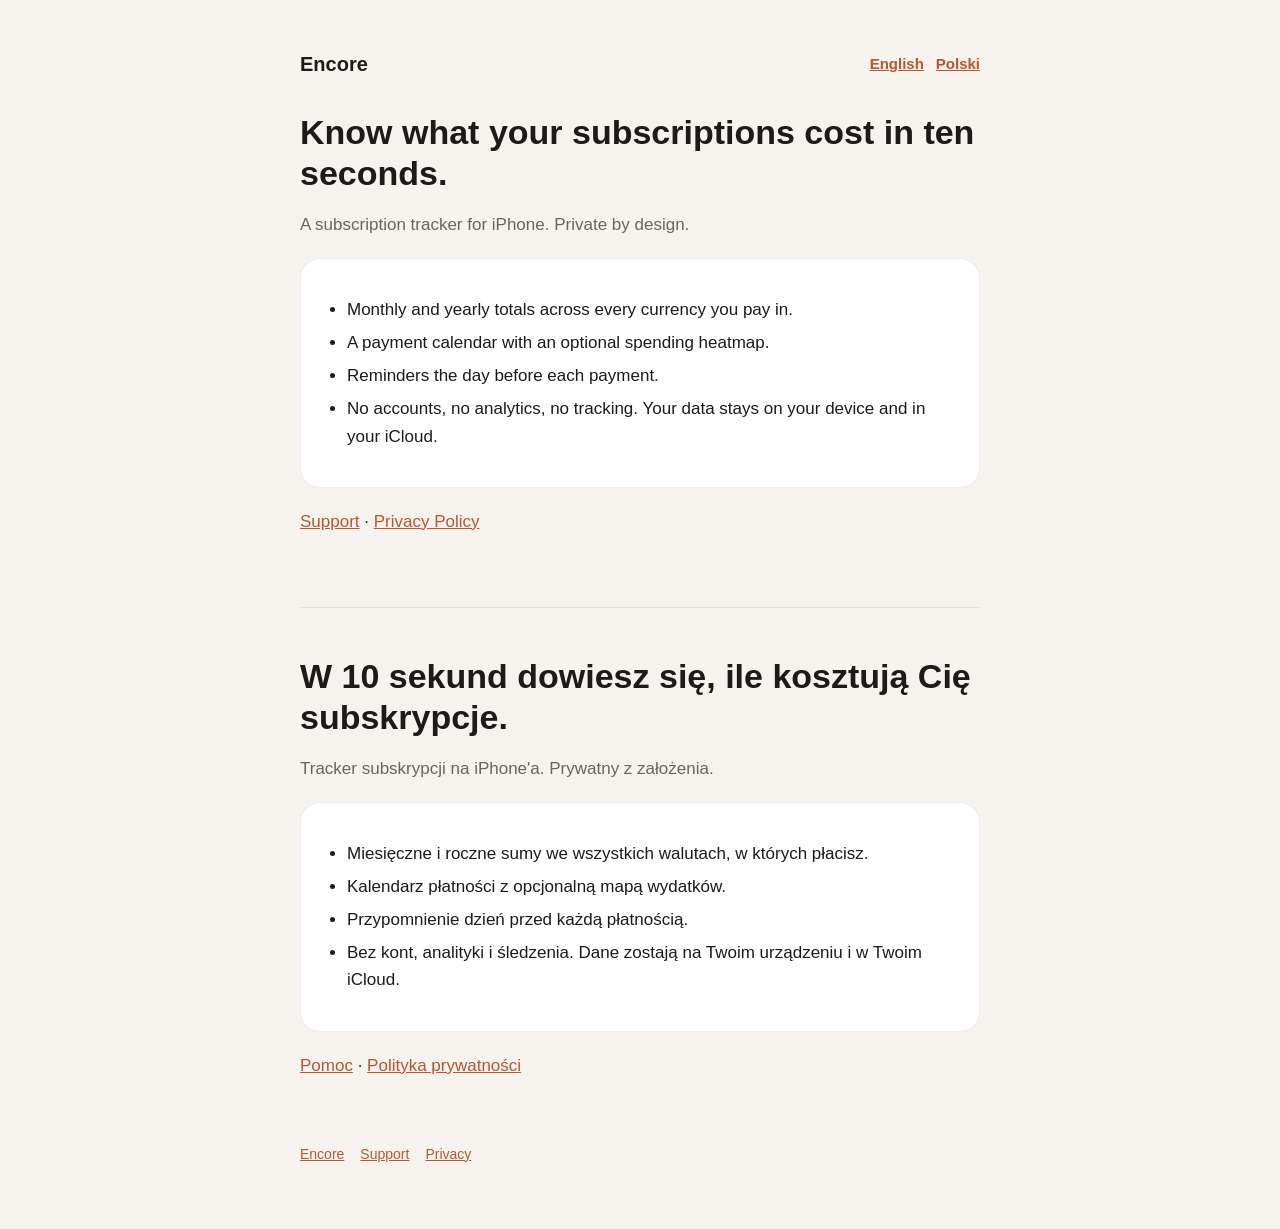
<file: index.html>
<!DOCTYPE html>
<html lang="en">
<head>
  <meta charset="UTF-8">
  <meta name="viewport" content="width=device-width, initial-scale=1">
  <title>Encore — Subscription Tracker</title>
  <meta name="description" content="Know what your subscriptions cost in ten seconds. Multi-currency, payment calendar, reminders. Private by design.">
  <link rel="stylesheet" href="style.css">
</head>
<body>
<main>
  <header class="site">
    <a class="brand" href="./">Encore</a>
    <nav class="lang"><a href="#en">English</a><a href="#pl">Polski</a></nav>
  </header>

  <section class="lang-block" id="en" lang="en">
    <h1>Know what your subscriptions cost in ten seconds.</h1>
    <p class="muted">A subscription tracker for iPhone. Private by design.</p>

    <div class="card">
      <ul>
        <li>Monthly and yearly totals across every currency you pay in.</li>
        <li>A payment calendar with an optional spending heatmap.</li>
        <li>Reminders the day before each payment.</li>
        <li>No accounts, no analytics, no tracking. Your data stays on your device and in your iCloud.</li>
      </ul>
    </div>

    <p><a href="support.html#en">Support</a> · <a href="privacy.html#en">Privacy Policy</a></p>
  </section>

  <section class="lang-block" id="pl" lang="pl">
    <h1>W 10 sekund dowiesz się, ile kosztują Cię subskrypcje.</h1>
    <p class="muted">Tracker subskrypcji na iPhone'a. Prywatny z założenia.</p>

    <div class="card">
      <ul>
        <li>Miesięczne i roczne sumy we wszystkich walutach, w których płacisz.</li>
        <li>Kalendarz płatności z opcjonalną mapą wydatków.</li>
        <li>Przypomnienie dzień przed każdą płatnością.</li>
        <li>Bez kont, analityki i śledzenia. Dane zostają na Twoim urządzeniu i w Twoim iCloud.</li>
      </ul>
    </div>

    <p><a href="support.html#pl">Pomoc</a> · <a href="privacy.html#pl">Polityka prywatności</a></p>
  </section>

  <footer>
    <a href="./">Encore</a><a href="support.html">Support</a><a href="privacy.html">Privacy</a>
  </footer>
</main>
</body>
</html>
</file>
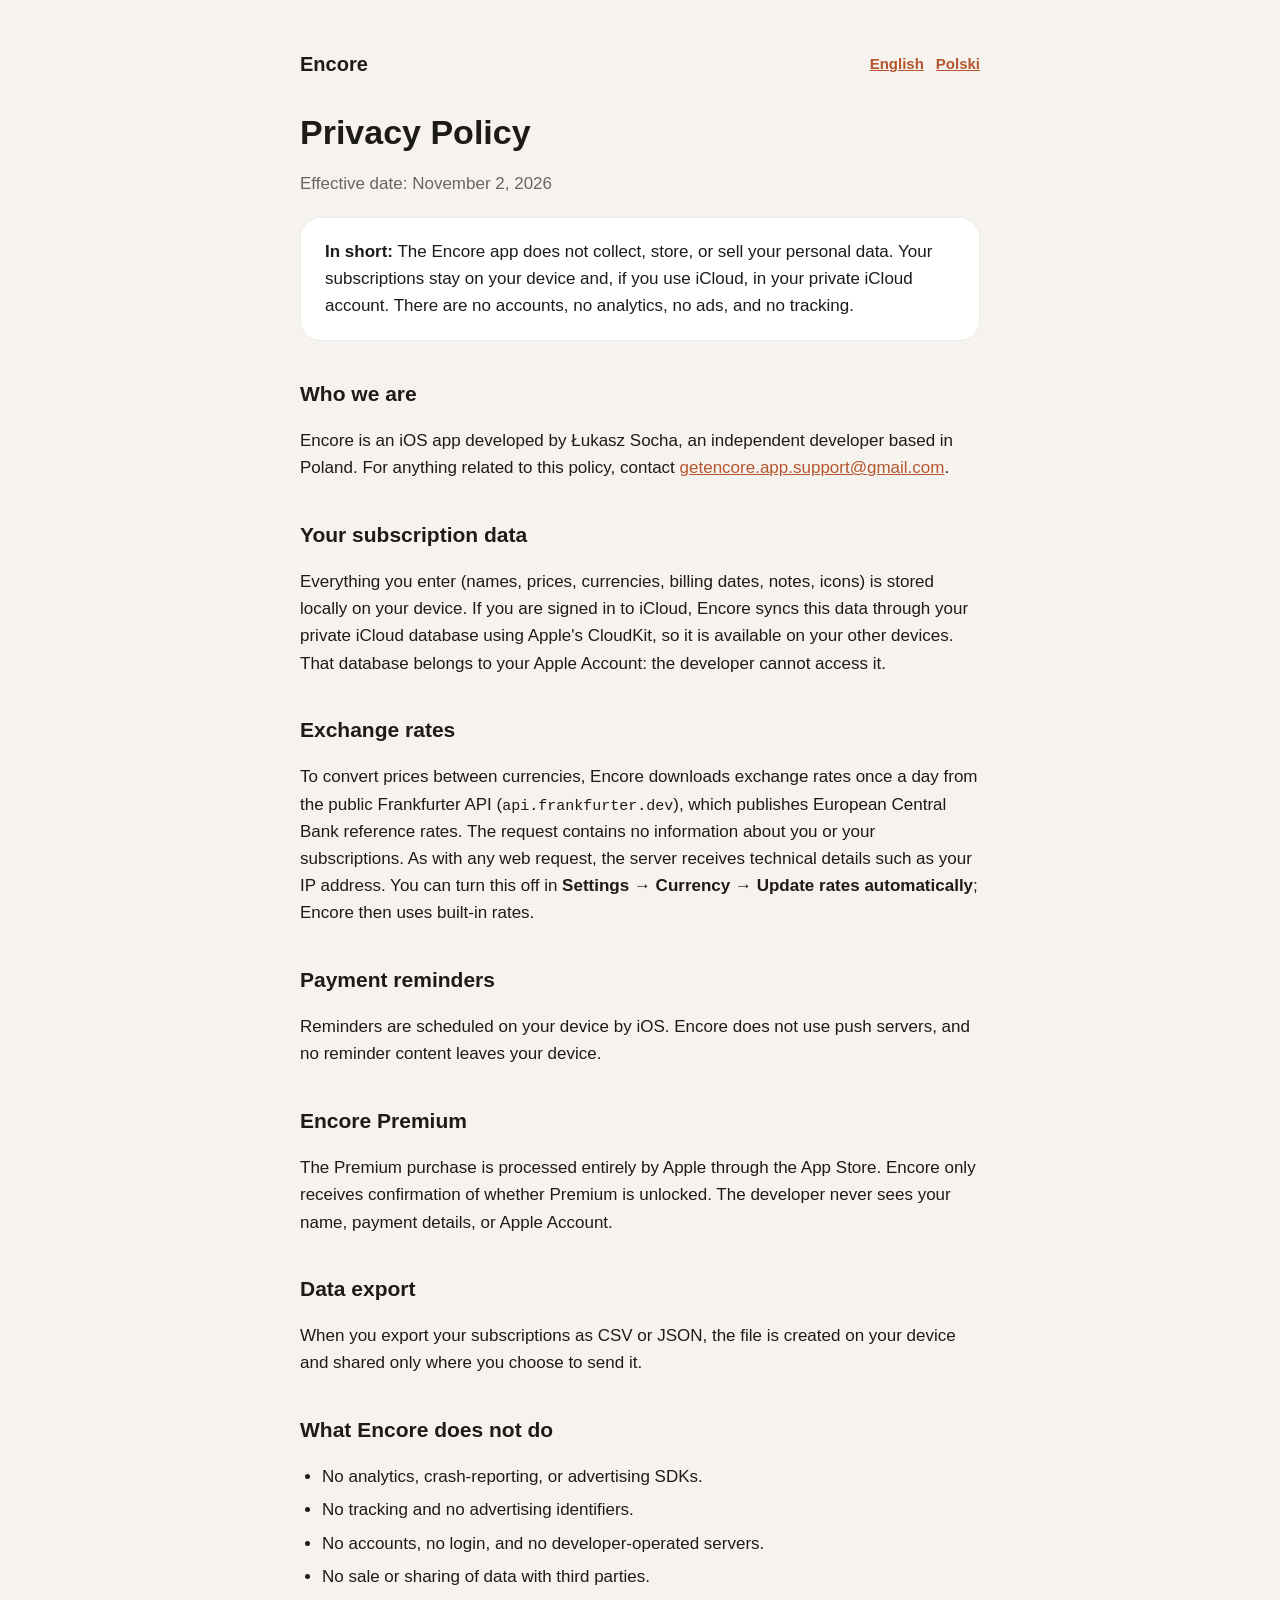
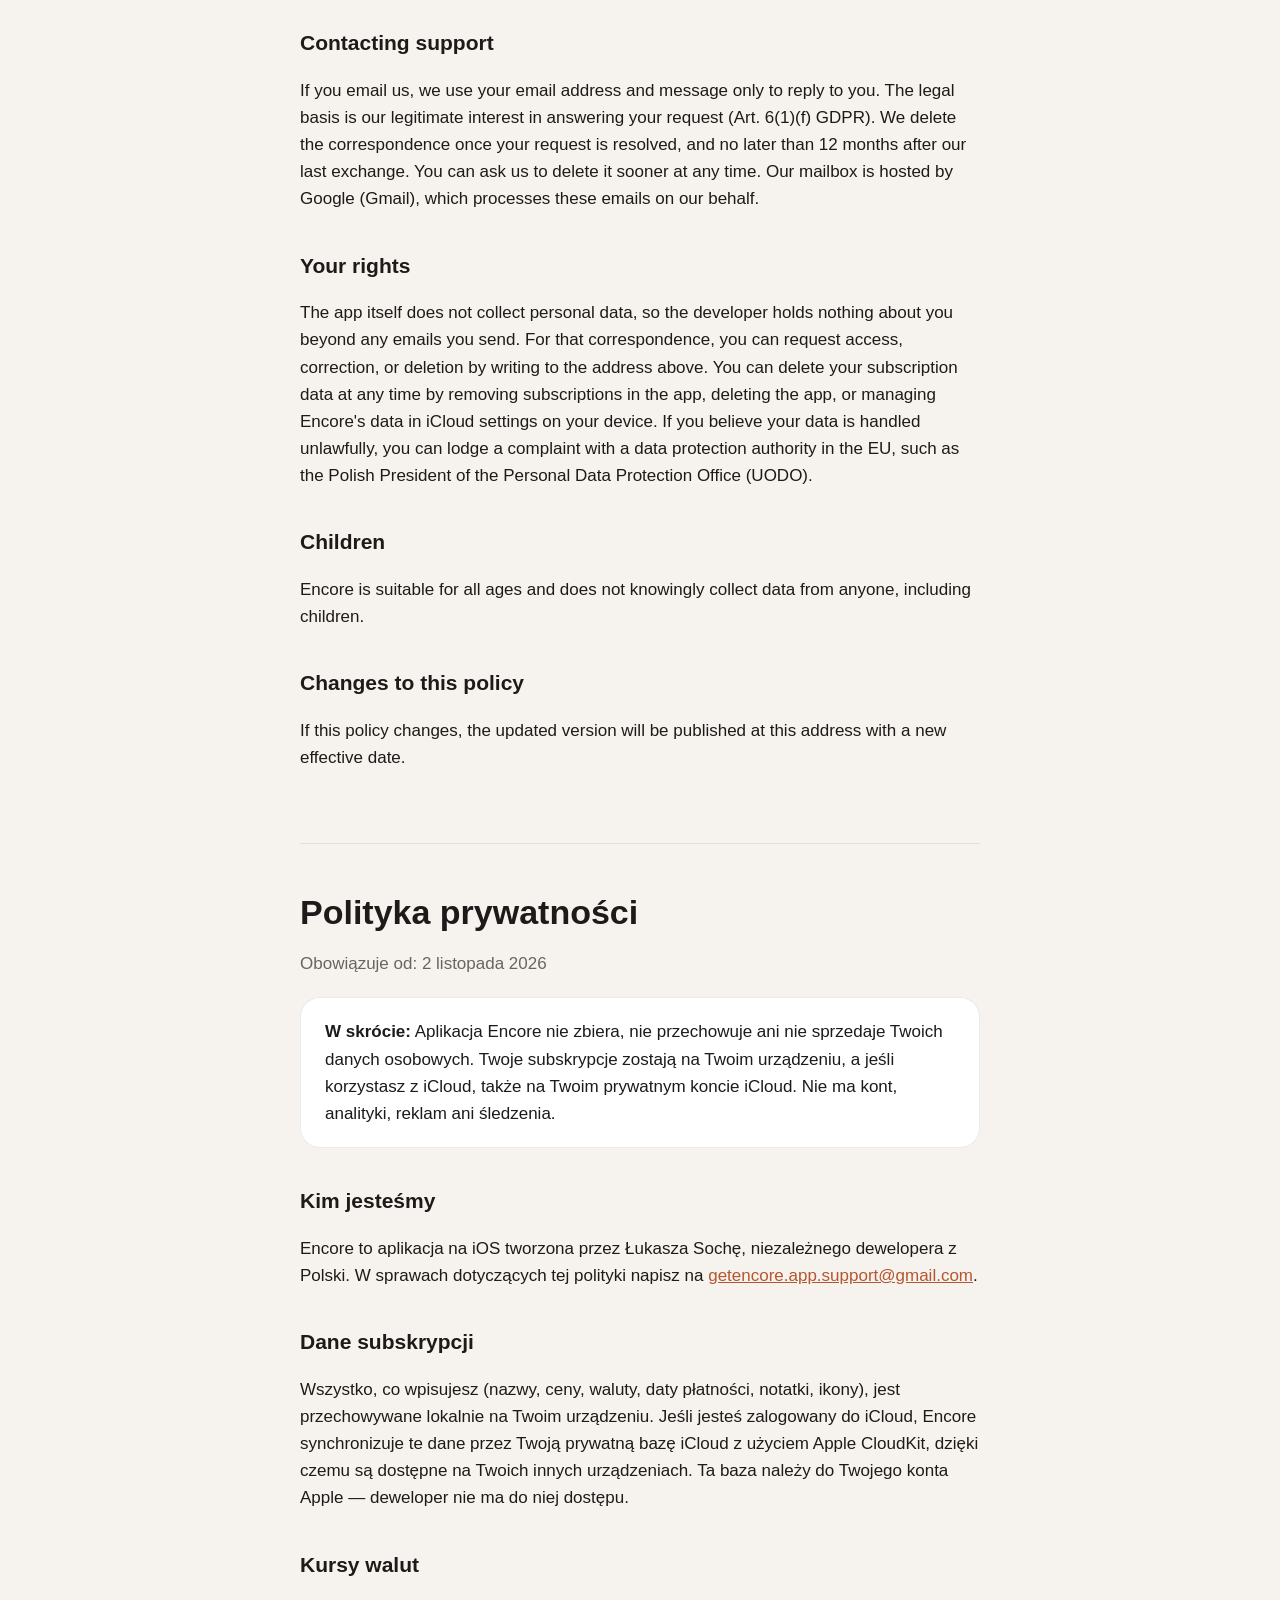
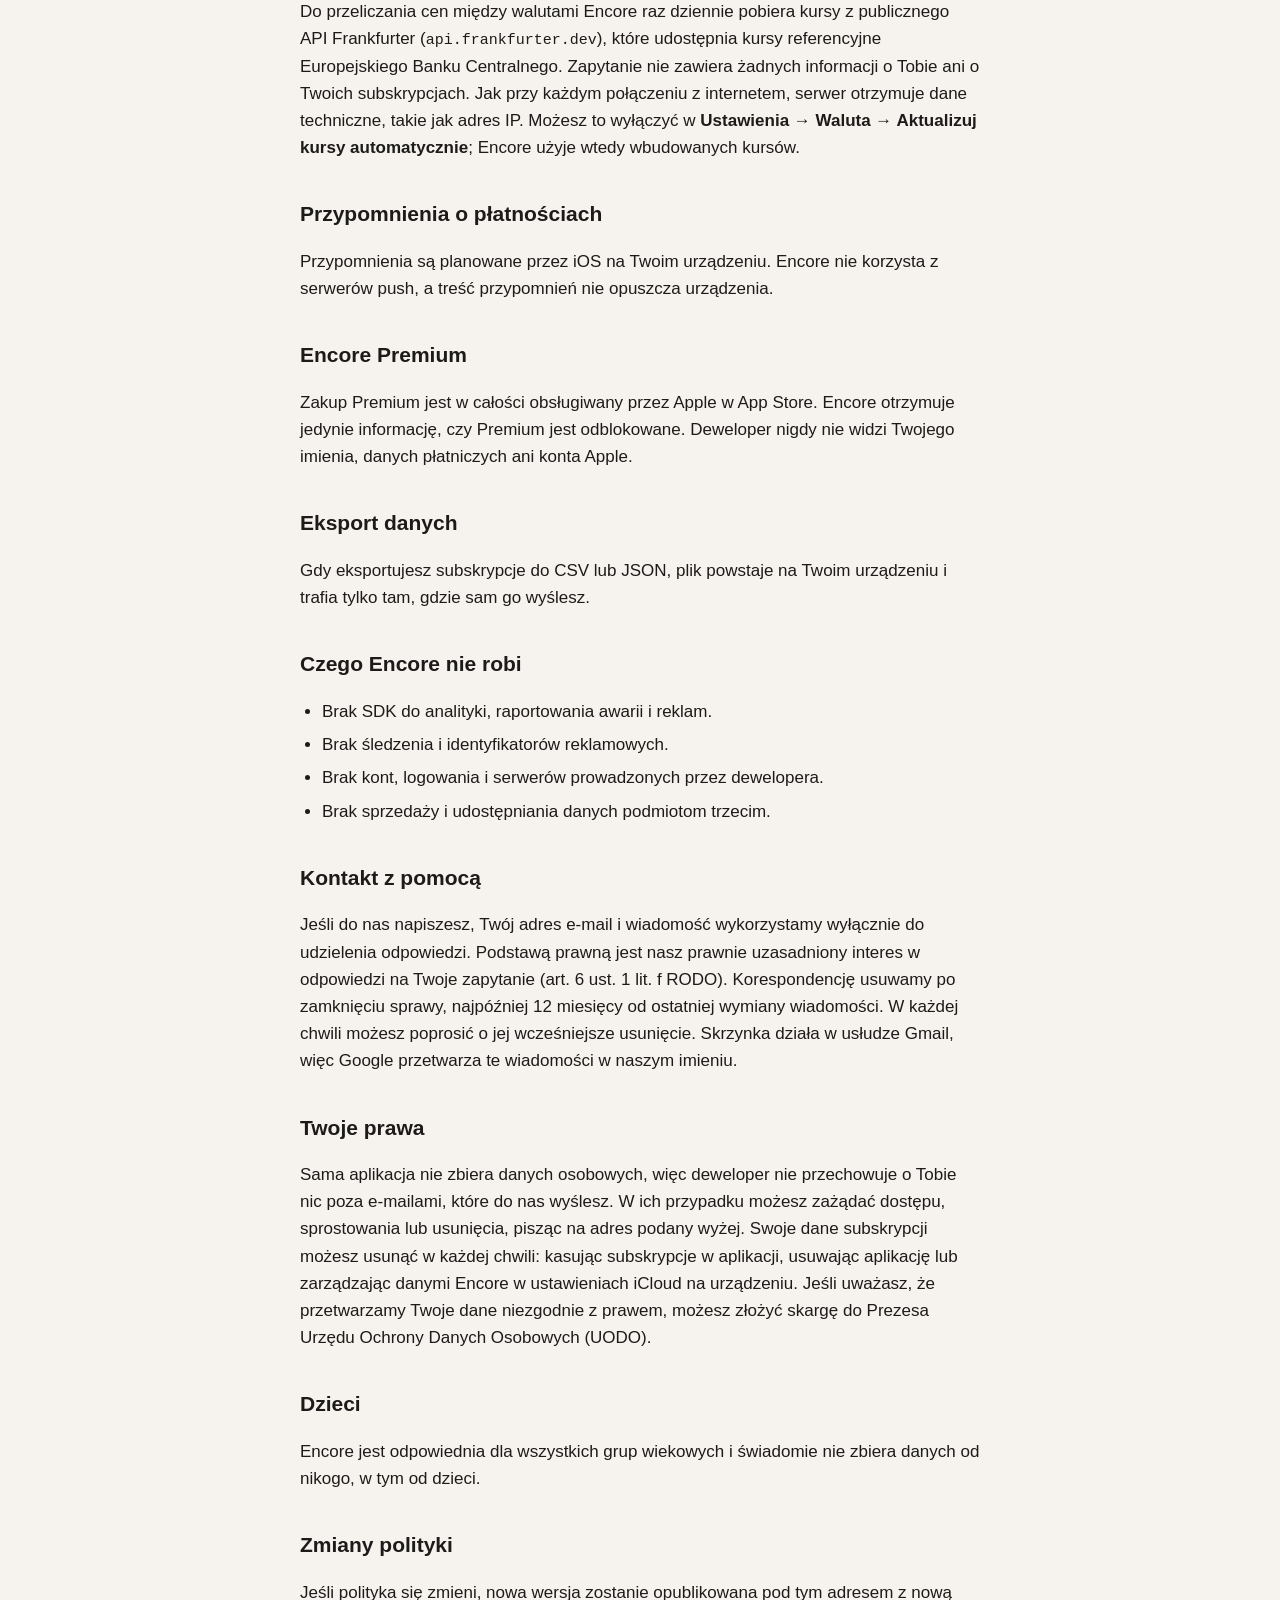
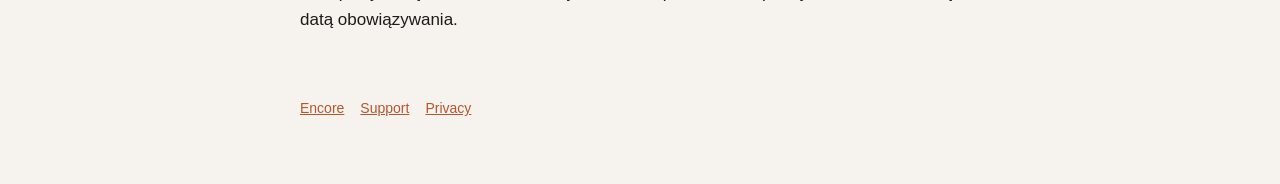
<file: privacy.html>
<!DOCTYPE html>
<html lang="en">
<head>
  <meta charset="UTF-8">
  <meta name="viewport" content="width=device-width, initial-scale=1">
  <title>Encore — Privacy Policy</title>
  <meta name="description" content="Encore keeps your subscriptions on your device. No accounts, no analytics, no tracking.">
  <link rel="stylesheet" href="style.css">
</head>
<body>
<main>
  <header class="site">
    <a class="brand" href="./">Encore</a>
    <nav class="lang"><a href="#en">English</a><a href="#pl">Polski</a></nav>
  </header>

  <section class="lang-block" id="en" lang="en">
    <h1>Privacy Policy</h1>
    <p class="muted">Effective date: November 2, 2026</p>

    <div class="card">
      <p><strong>In short:</strong> The Encore app does not collect, store, or sell your personal data.
      Your subscriptions stay on your device and, if you use iCloud, in your private iCloud account.
      There are no accounts, no analytics, no ads, and no tracking.</p>
    </div>

    <h2>Who we are</h2>
    <p>Encore is an iOS app developed by Łukasz Socha, an independent developer based in Poland.
    For anything related to this policy, contact
    <a href="mailto:getencore.app.support@gmail.com">getencore.app.support@gmail.com</a>.</p>

    <h2>Your subscription data</h2>
    <p>Everything you enter (names, prices, currencies, billing dates, notes, icons) is stored
    locally on your device. If you are signed in to iCloud, Encore syncs this data through your
    private iCloud database using Apple's CloudKit, so it is available on your other devices.
    That database belongs to your Apple Account: the developer cannot access it.</p>

    <h2>Exchange rates</h2>
    <p>To convert prices between currencies, Encore downloads exchange rates once a day from the
    public Frankfurter API (<code>api.frankfurter.dev</code>), which publishes European Central Bank
    reference rates. The request contains no information about you or your subscriptions. As with
    any web request, the server receives technical details such as your IP address. You can turn
    this off in <strong>Settings → Currency → Update rates automatically</strong>; Encore then uses
    built-in rates.</p>

    <h2>Payment reminders</h2>
    <p>Reminders are scheduled on your device by iOS. Encore does not use push servers, and no
    reminder content leaves your device.</p>

    <h2>Encore Premium</h2>
    <p>The Premium purchase is processed entirely by Apple through the App Store. Encore only
    receives confirmation of whether Premium is unlocked. The developer never sees your name,
    payment details, or Apple Account.</p>

    <h2>Data export</h2>
    <p>When you export your subscriptions as CSV or JSON, the file is created on your device and
    shared only where you choose to send it.</p>

    <h2>What Encore does not do</h2>
    <ul>
      <li>No analytics, crash-reporting, or advertising SDKs.</li>
      <li>No tracking and no advertising identifiers.</li>
      <li>No accounts, no login, and no developer-operated servers.</li>
      <li>No sale or sharing of data with third parties.</li>
    </ul>

    <h2>Contacting support</h2>
    <p>If you email us, we use your email address and message only to reply to you. The legal
    basis is our legitimate interest in answering your request (Art. 6(1)(f) GDPR). We delete the
    correspondence once your request is resolved, and no later than 12 months after our last
    exchange. You can ask us to delete it sooner at any time. Our mailbox is hosted by Google
    (Gmail), which processes these emails on our behalf.</p>

    <h2>Your rights</h2>
    <p>The app itself does not collect personal data, so the developer holds nothing about you
    beyond any emails you send. For that correspondence, you can request access, correction, or
    deletion by writing to the address above. You can delete your subscription data at any time
    by removing subscriptions in the app, deleting the app, or managing Encore's data in iCloud
    settings on your device. If you believe your data is handled unlawfully, you can lodge a
    complaint with a data protection authority in the EU, such as the Polish President of the
    Personal Data Protection Office (UODO).</p>

    <h2>Children</h2>
    <p>Encore is suitable for all ages and does not knowingly collect data from anyone,
    including children.</p>

    <h2>Changes to this policy</h2>
    <p>If this policy changes, the updated version will be published at this address with a new
    effective date.</p>
  </section>

  <section class="lang-block" id="pl" lang="pl">
    <h1>Polityka prywatności</h1>
    <p class="muted">Obowiązuje od: 2 listopada 2026</p>

    <div class="card">
      <p><strong>W skrócie:</strong> Aplikacja Encore nie zbiera, nie przechowuje ani nie sprzedaje
      Twoich danych osobowych. Twoje subskrypcje zostają na Twoim urządzeniu, a jeśli korzystasz z iCloud,
      także na Twoim prywatnym koncie iCloud. Nie ma kont, analityki, reklam ani śledzenia.</p>
    </div>

    <h2>Kim jesteśmy</h2>
    <p>Encore to aplikacja na iOS tworzona przez Łukasza Sochę, niezależnego dewelopera z Polski.
    W sprawach dotyczących tej polityki napisz na
    <a href="mailto:getencore.app.support@gmail.com">getencore.app.support@gmail.com</a>.</p>

    <h2>Dane subskrypcji</h2>
    <p>Wszystko, co wpisujesz (nazwy, ceny, waluty, daty płatności, notatki, ikony), jest
    przechowywane lokalnie na Twoim urządzeniu. Jeśli jesteś zalogowany do iCloud, Encore
    synchronizuje te dane przez Twoją prywatną bazę iCloud z użyciem Apple CloudKit, dzięki czemu
    są dostępne na Twoich innych urządzeniach. Ta baza należy do Twojego konta Apple — deweloper
    nie ma do niej dostępu.</p>

    <h2>Kursy walut</h2>
    <p>Do przeliczania cen między walutami Encore raz dziennie pobiera kursy z publicznego API
    Frankfurter (<code>api.frankfurter.dev</code>), które udostępnia kursy referencyjne Europejskiego
    Banku Centralnego. Zapytanie nie zawiera żadnych informacji o Tobie ani o Twoich subskrypcjach.
    Jak przy każdym połączeniu z internetem, serwer otrzymuje dane techniczne, takie jak adres IP.
    Możesz to wyłączyć w <strong>Ustawienia → Waluta → Aktualizuj kursy automatycznie</strong>;
    Encore użyje wtedy wbudowanych kursów.</p>

    <h2>Przypomnienia o płatnościach</h2>
    <p>Przypomnienia są planowane przez iOS na Twoim urządzeniu. Encore nie korzysta z serwerów
    push, a treść przypomnień nie opuszcza urządzenia.</p>

    <h2>Encore Premium</h2>
    <p>Zakup Premium jest w całości obsługiwany przez Apple w App Store. Encore otrzymuje jedynie
    informację, czy Premium jest odblokowane. Deweloper nigdy nie widzi Twojego imienia, danych
    płatniczych ani konta Apple.</p>

    <h2>Eksport danych</h2>
    <p>Gdy eksportujesz subskrypcje do CSV lub JSON, plik powstaje na Twoim urządzeniu i trafia
    tylko tam, gdzie sam go wyślesz.</p>

    <h2>Czego Encore nie robi</h2>
    <ul>
      <li>Brak SDK do analityki, raportowania awarii i reklam.</li>
      <li>Brak śledzenia i identyfikatorów reklamowych.</li>
      <li>Brak kont, logowania i serwerów prowadzonych przez dewelopera.</li>
      <li>Brak sprzedaży i udostępniania danych podmiotom trzecim.</li>
    </ul>

    <h2>Kontakt z pomocą</h2>
    <p>Jeśli do nas napiszesz, Twój adres e-mail i wiadomość wykorzystamy wyłącznie do udzielenia
    odpowiedzi. Podstawą prawną jest nasz prawnie uzasadniony interes w odpowiedzi na Twoje
    zapytanie (art. 6 ust. 1 lit. f RODO). Korespondencję usuwamy po zamknięciu sprawy, najpóźniej
    12 miesięcy od ostatniej wymiany wiadomości. W każdej chwili możesz poprosić o jej wcześniejsze
    usunięcie. Skrzynka działa w usłudze Gmail, więc Google przetwarza te wiadomości w naszym
    imieniu.</p>

    <h2>Twoje prawa</h2>
    <p>Sama aplikacja nie zbiera danych osobowych, więc deweloper nie przechowuje o Tobie nic poza
    e-mailami, które do nas wyślesz. W ich przypadku możesz zażądać dostępu, sprostowania lub
    usunięcia, pisząc na adres podany wyżej. Swoje dane subskrypcji możesz usunąć w każdej chwili:
    kasując subskrypcje w aplikacji, usuwając aplikację lub zarządzając danymi Encore w
    ustawieniach iCloud na urządzeniu. Jeśli uważasz, że przetwarzamy Twoje dane niezgodnie
    z prawem, możesz złożyć skargę do Prezesa Urzędu Ochrony Danych Osobowych (UODO).</p>

    <h2>Dzieci</h2>
    <p>Encore jest odpowiednia dla wszystkich grup wiekowych i świadomie nie zbiera danych od
    nikogo, w tym od dzieci.</p>

    <h2>Zmiany polityki</h2>
    <p>Jeśli polityka się zmieni, nowa wersja zostanie opublikowana pod tym adresem z nową datą
    obowiązywania.</p>
  </section>

  <footer>
    <a href="./">Encore</a><a href="support.html">Support</a><a href="privacy.html">Privacy</a>
  </footer>
</main>
</body>
</html>
</file>
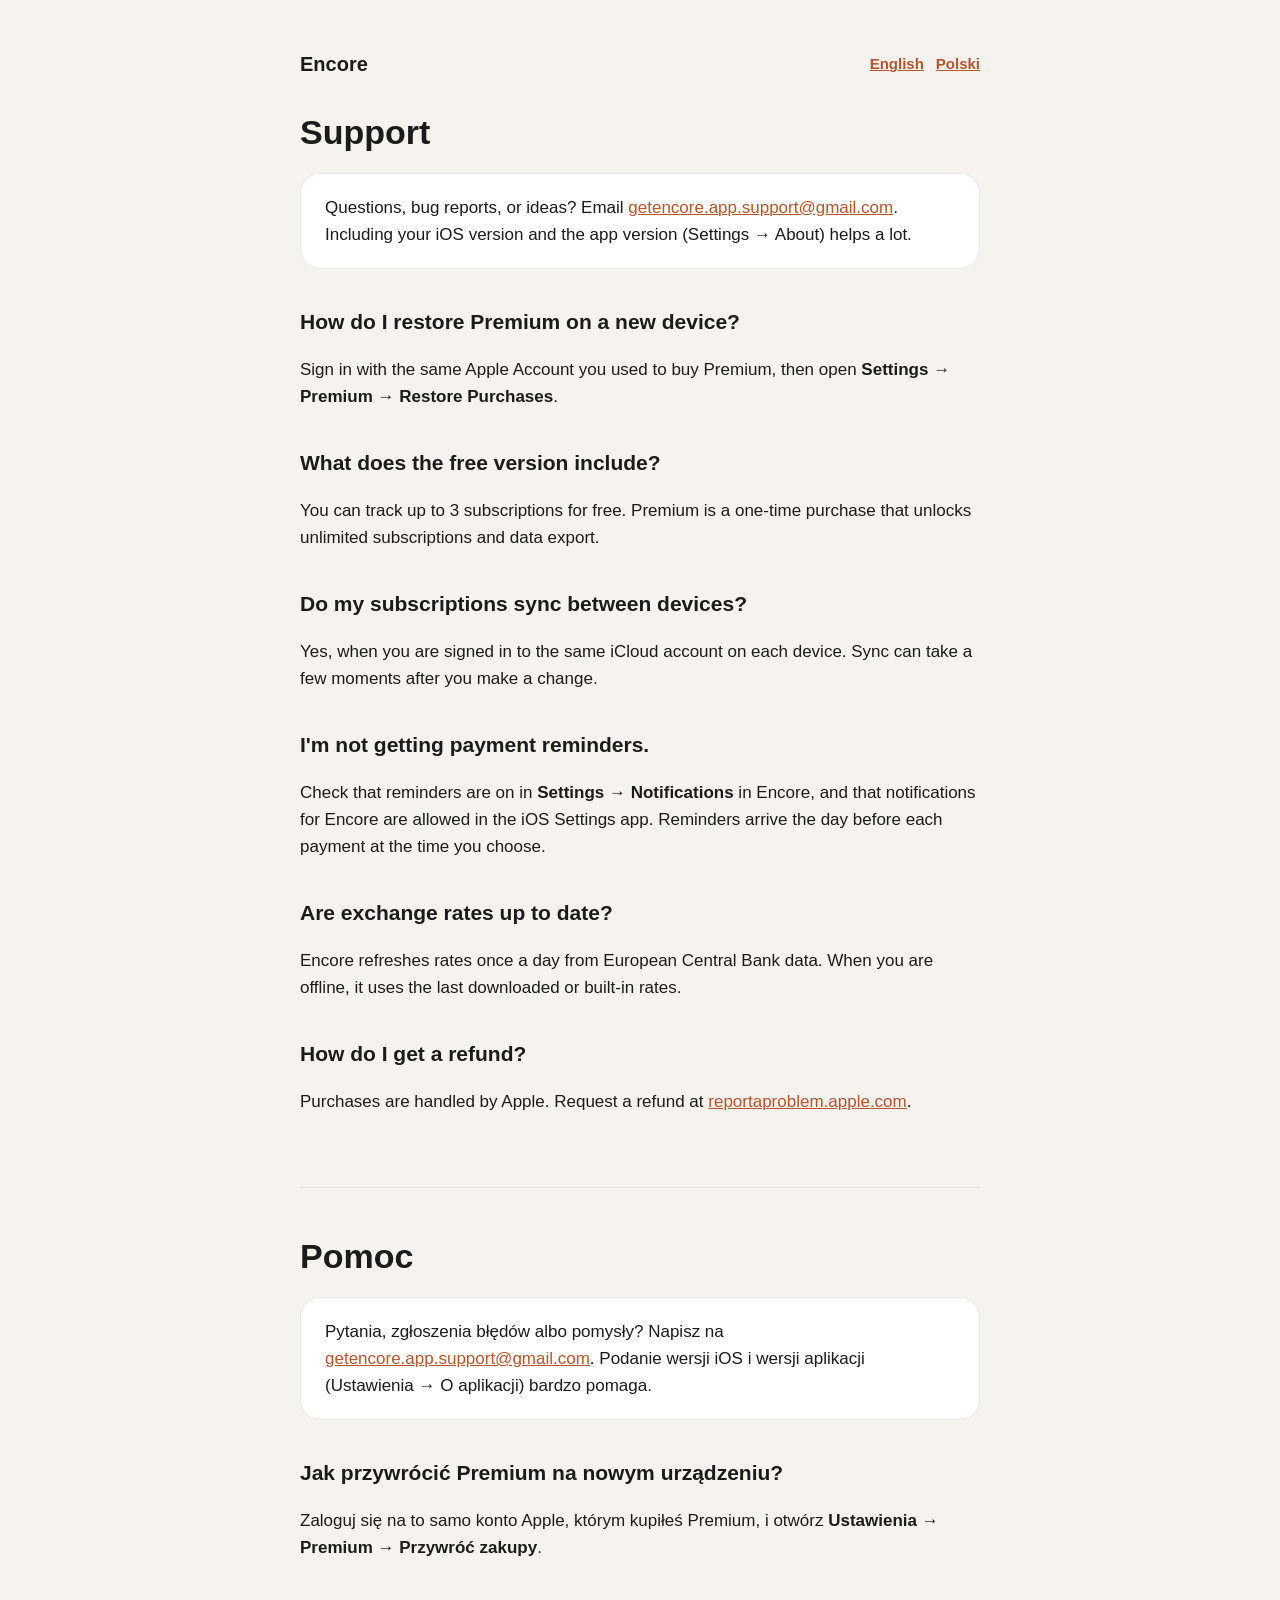
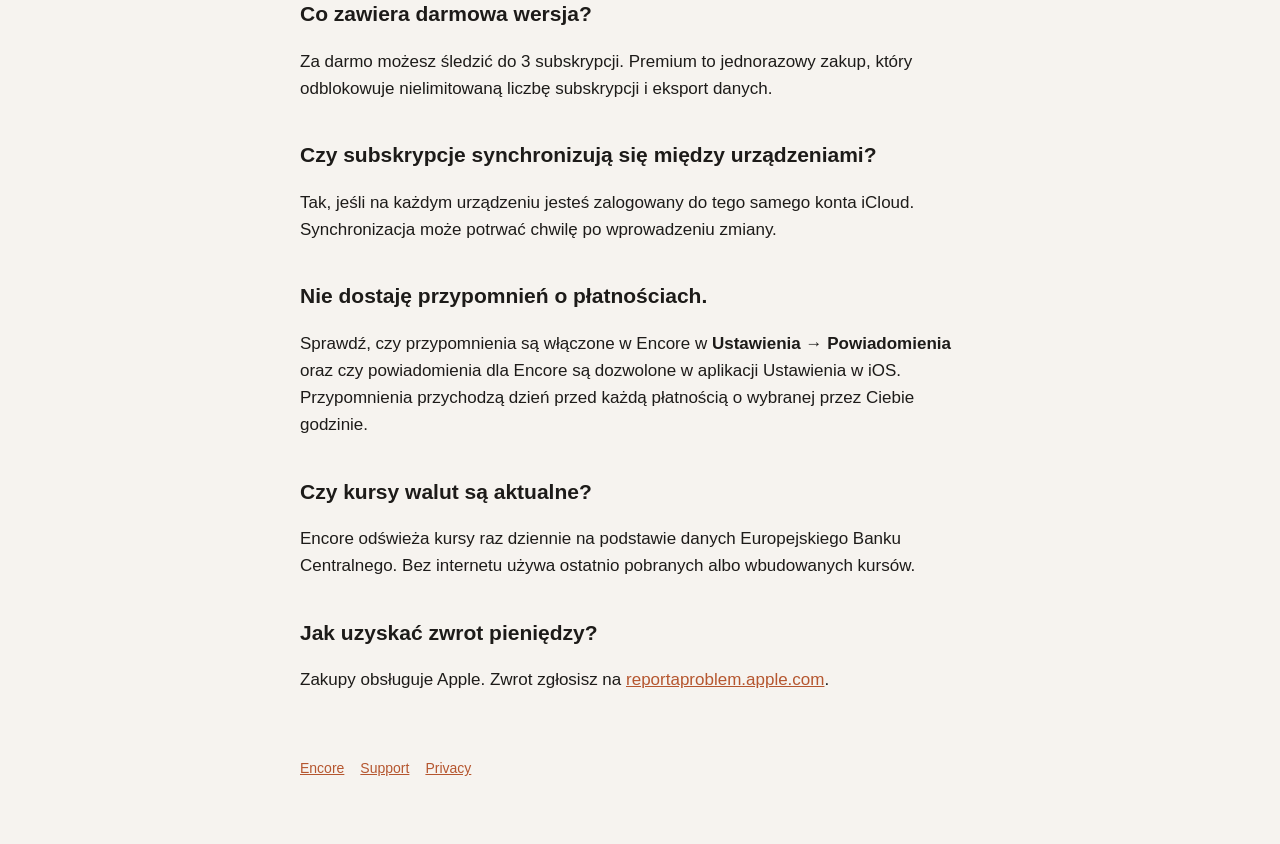
<file: support.html>
<!DOCTYPE html>
<html lang="en">
<head>
  <meta charset="UTF-8">
  <meta name="viewport" content="width=device-width, initial-scale=1">
  <title>Encore — Support</title>
  <meta name="description" content="Help and contact for Encore, the privacy-first subscription tracker for iPhone.">
  <link rel="stylesheet" href="style.css">
</head>
<body>
<main>
  <header class="site">
    <a class="brand" href="./">Encore</a>
    <nav class="lang"><a href="#en">English</a><a href="#pl">Polski</a></nav>
  </header>

  <section class="lang-block" id="en" lang="en">
    <h1>Support</h1>

    <div class="card">
      <p>Questions, bug reports, or ideas? Email
      <a href="mailto:getencore.app.support@gmail.com?subject=Encore%20Support">getencore.app.support@gmail.com</a>.
      Including your iOS version and the app version (Settings → About) helps a lot.</p>
    </div>

    <h2>How do I restore Premium on a new device?</h2>
    <p>Sign in with the same Apple Account you used to buy Premium, then open
    <strong>Settings → Premium → Restore Purchases</strong>.</p>

    <h2>What does the free version include?</h2>
    <p>You can track up to 3 subscriptions for free. Premium is a one-time purchase that unlocks
    unlimited subscriptions and data export.</p>

    <h2>Do my subscriptions sync between devices?</h2>
    <p>Yes, when you are signed in to the same iCloud account on each device. Sync can take a few
    moments after you make a change.</p>

    <h2>I'm not getting payment reminders.</h2>
    <p>Check that reminders are on in <strong>Settings → Notifications</strong> in Encore, and that
    notifications for Encore are allowed in the iOS Settings app. Reminders arrive the day before
    each payment at the time you choose.</p>

    <h2>Are exchange rates up to date?</h2>
    <p>Encore refreshes rates once a day from European Central Bank data. When you are offline, it
    uses the last downloaded or built-in rates.</p>

    <h2>How do I get a refund?</h2>
    <p>Purchases are handled by Apple. Request a refund at
    <a href="https://reportaproblem.apple.com">reportaproblem.apple.com</a>.</p>
  </section>

  <section class="lang-block" id="pl" lang="pl">
    <h1>Pomoc</h1>

    <div class="card">
      <p>Pytania, zgłoszenia błędów albo pomysły? Napisz na
      <a href="mailto:getencore.app.support@gmail.com?subject=Encore%20Support">getencore.app.support@gmail.com</a>.
      Podanie wersji iOS i wersji aplikacji (Ustawienia → O aplikacji) bardzo pomaga.</p>
    </div>

    <h2>Jak przywrócić Premium na nowym urządzeniu?</h2>
    <p>Zaloguj się na to samo konto Apple, którym kupiłeś Premium, i otwórz
    <strong>Ustawienia → Premium → Przywróć zakupy</strong>.</p>

    <h2>Co zawiera darmowa wersja?</h2>
    <p>Za darmo możesz śledzić do 3 subskrypcji. Premium to jednorazowy zakup, który odblokowuje
    nielimitowaną liczbę subskrypcji i eksport danych.</p>

    <h2>Czy subskrypcje synchronizują się między urządzeniami?</h2>
    <p>Tak, jeśli na każdym urządzeniu jesteś zalogowany do tego samego konta iCloud.
    Synchronizacja może potrwać chwilę po wprowadzeniu zmiany.</p>

    <h2>Nie dostaję przypomnień o płatnościach.</h2>
    <p>Sprawdź, czy przypomnienia są włączone w Encore w <strong>Ustawienia → Powiadomienia</strong>
    oraz czy powiadomienia dla Encore są dozwolone w aplikacji Ustawienia w iOS. Przypomnienia
    przychodzą dzień przed każdą płatnością o wybranej przez Ciebie godzinie.</p>

    <h2>Czy kursy walut są aktualne?</h2>
    <p>Encore odświeża kursy raz dziennie na podstawie danych Europejskiego Banku Centralnego.
    Bez internetu używa ostatnio pobranych albo wbudowanych kursów.</p>

    <h2>Jak uzyskać zwrot pieniędzy?</h2>
    <p>Zakupy obsługuje Apple. Zwrot zgłosisz na
    <a href="https://reportaproblem.apple.com">reportaproblem.apple.com</a>.</p>
  </section>

  <footer>
    <a href="./">Encore</a><a href="support.html">Support</a><a href="privacy.html">Privacy</a>
  </footer>
</main>
</body>
</html>
</file>
<file: style.css>
:root {
  color-scheme: light dark;
  --bg: #f6f3ef;
  --card: #ffffff;
  --text: #1d1b19;
  --muted: #6b645d;
  --accent: #b5562f;
  --border: rgba(0, 0, 0, 0.08);
}

@media (prefers-color-scheme: dark) {
  :root {
    --bg: #141210;
    --card: #1f1c19;
    --text: #f3efea;
    --muted: #a59d95;
    --accent: #e48b62;
    --border: rgba(255, 255, 255, 0.1);
  }
}

* { box-sizing: border-box; }

body {
  margin: 0;
  background: var(--bg);
  color: var(--text);
  font: 17px/1.6 -apple-system, BlinkMacSystemFont, "SF Pro Text", "Segoe UI", Roboto, sans-serif;
  -webkit-text-size-adjust: 100%;
}

main {
  max-width: 720px;
  margin: 0 auto;
  padding: 48px 20px 64px;
}

header.site {
  display: flex;
  align-items: center;
  justify-content: space-between;
  gap: 16px;
  margin-bottom: 32px;
}

header.site a.brand {
  font-weight: 700;
  font-size: 20px;
  color: var(--text);
  text-decoration: none;
}

nav.lang a {
  margin-left: 12px;
  font-size: 15px;
  font-weight: 600;
}

h1 {
  font-size: 34px;
  line-height: 1.2;
  margin: 0 0 8px;
}

h2 {
  font-size: 21px;
  margin: 36px 0 8px;
}

p, li { color: var(--text); }

.muted { color: var(--muted); }

a { color: var(--accent); }

section.lang-block + section.lang-block {
  margin-top: 72px;
  padding-top: 48px;
  border-top: 1px solid var(--border);
}

.card {
  background: var(--card);
  border: 1px solid var(--border);
  border-radius: 20px;
  padding: 20px 24px;
  margin: 20px 0;
}

.card p:first-child { margin-top: 0; }
.card p:last-child { margin-bottom: 0; }

ul { padding-left: 22px; }
li + li { margin-top: 6px; }

code {
  font: 15px ui-monospace, SFMono-Regular, Menlo, monospace;
}

footer {
  margin-top: 64px;
  font-size: 14px;
  color: var(--muted);
}

footer a { margin-right: 16px; }
</file>
